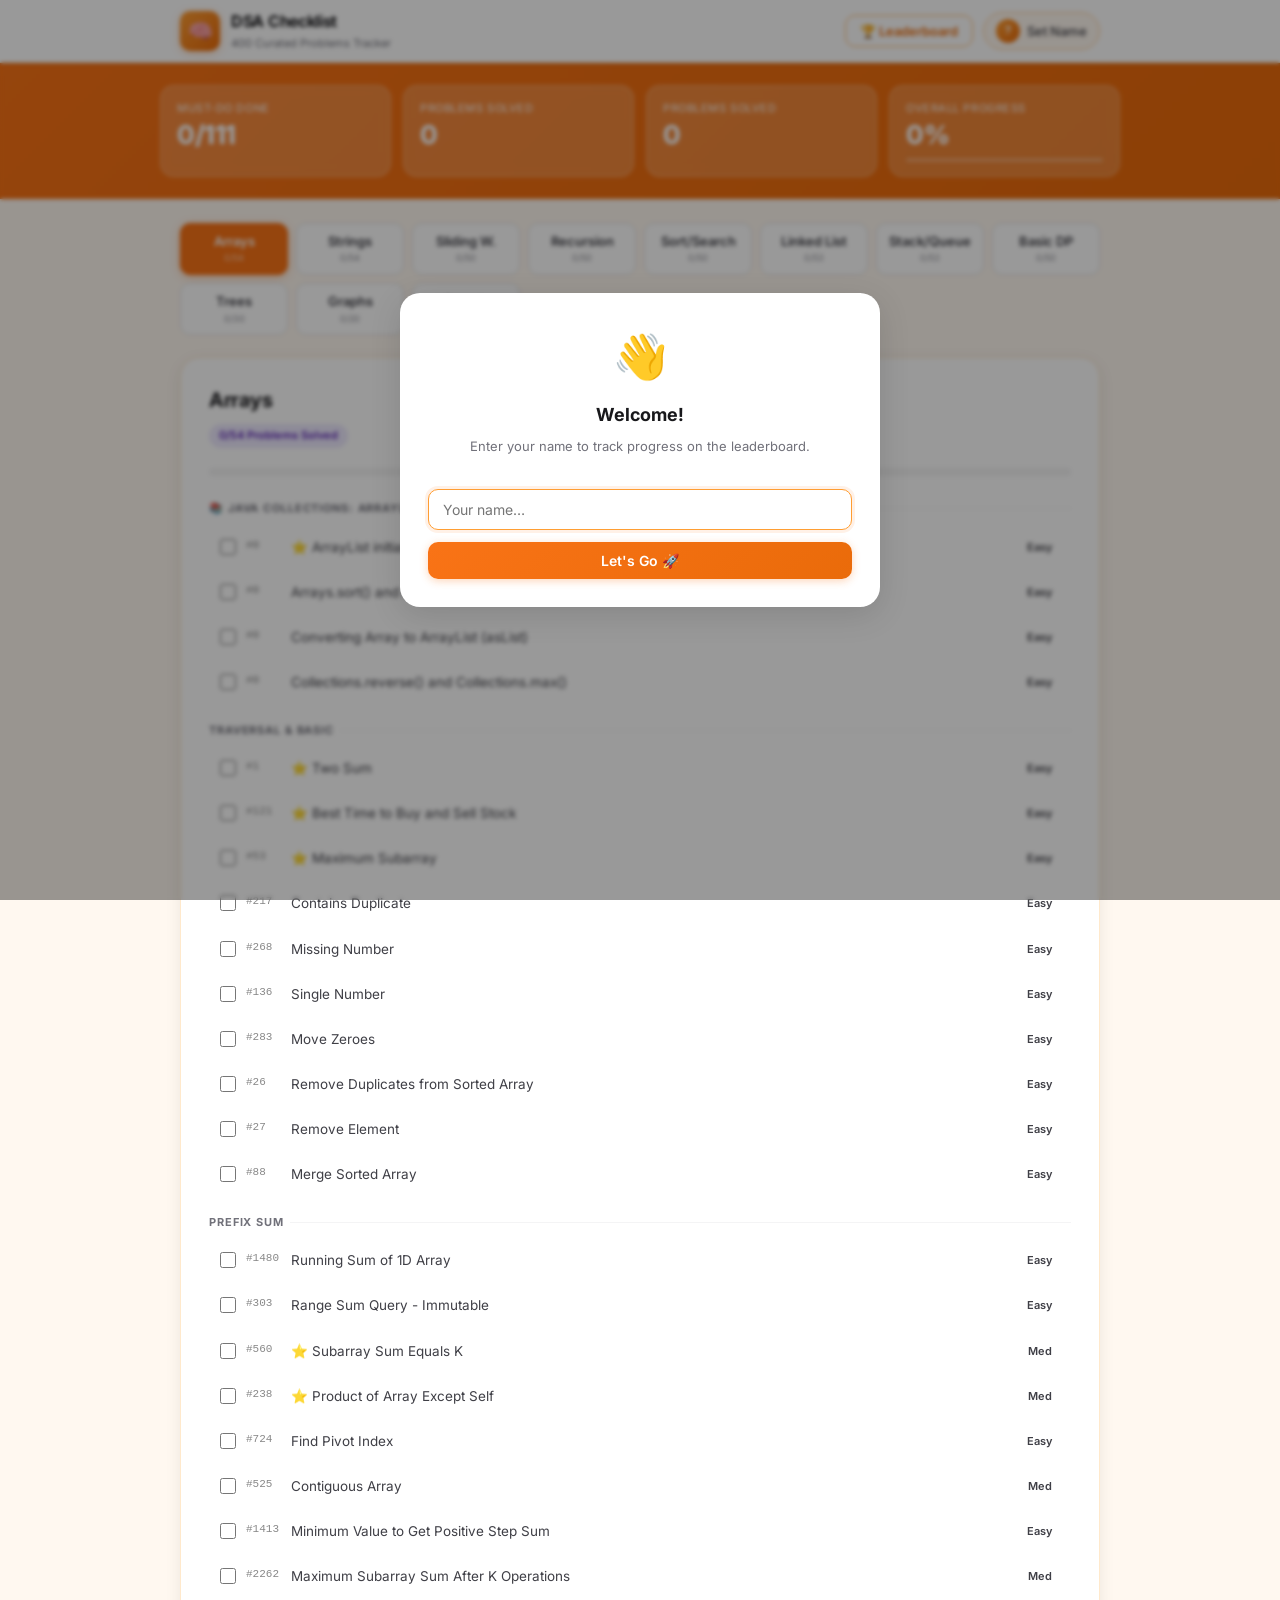
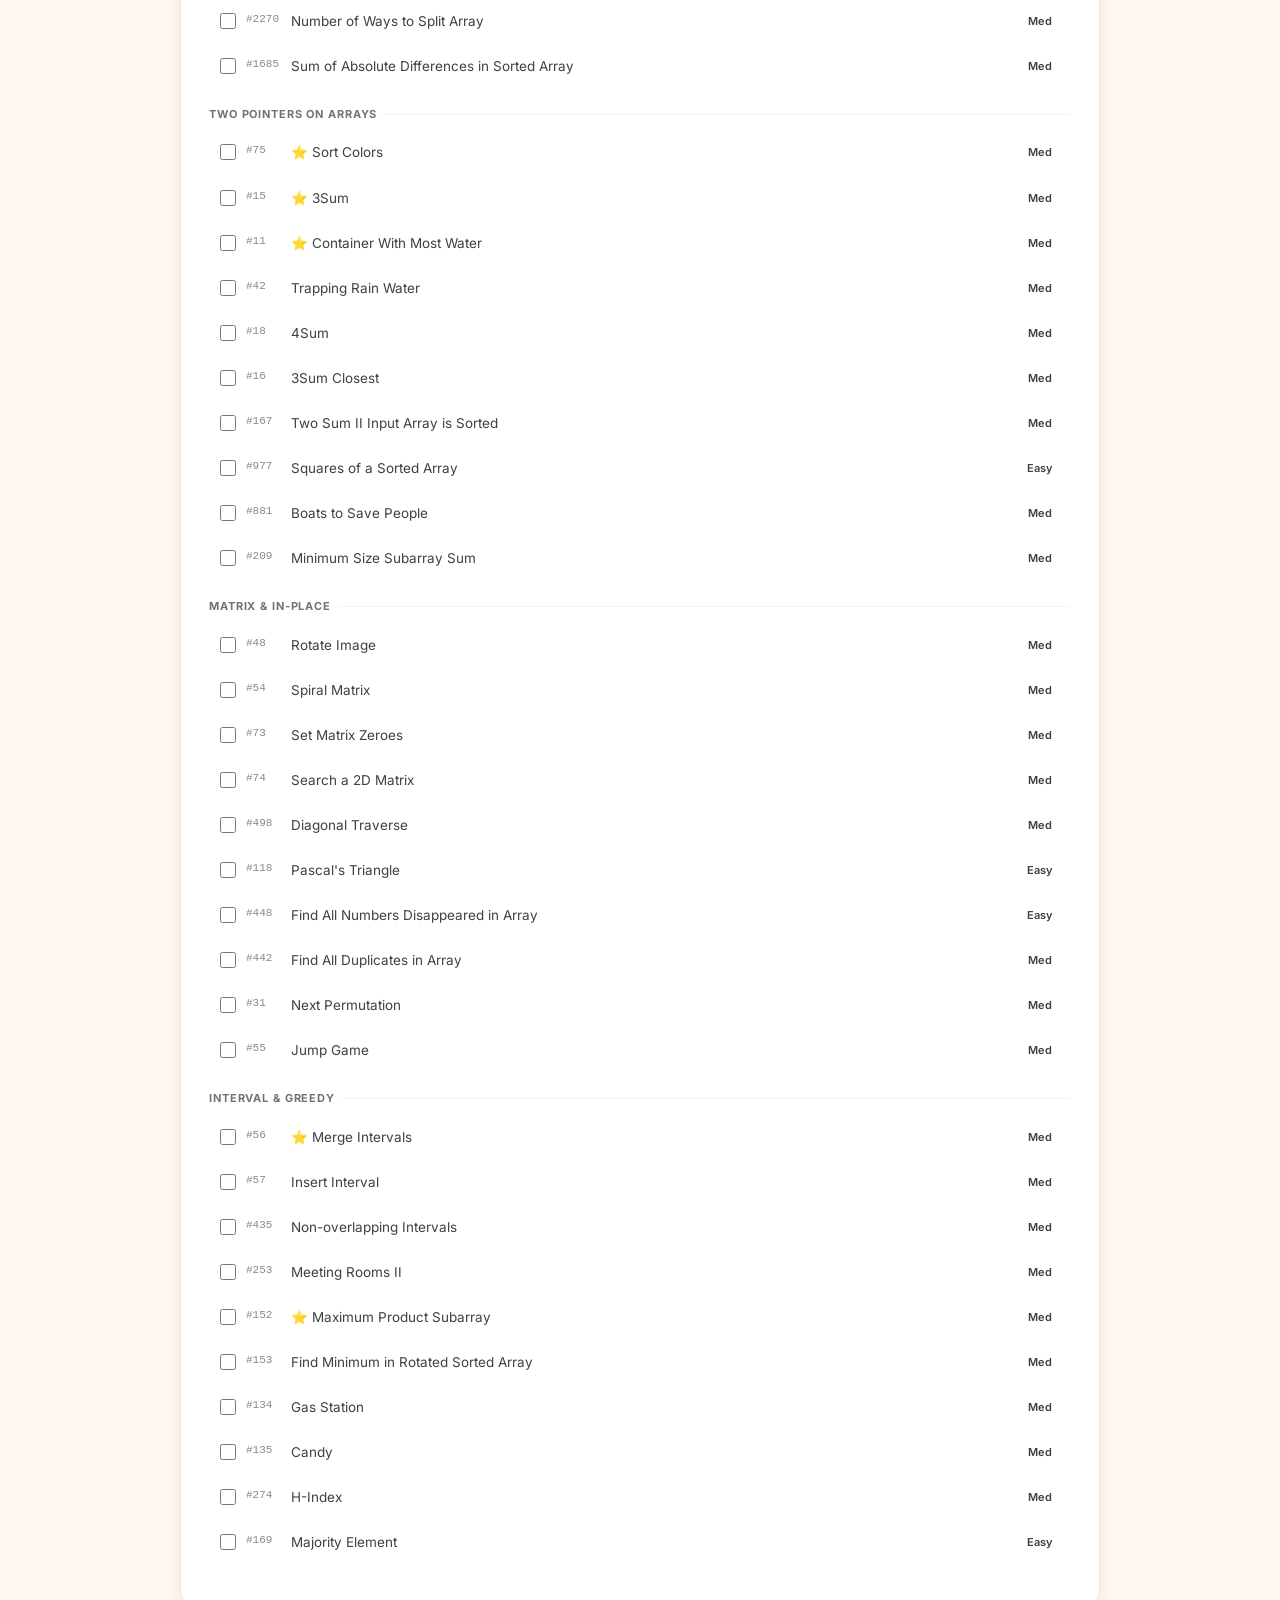
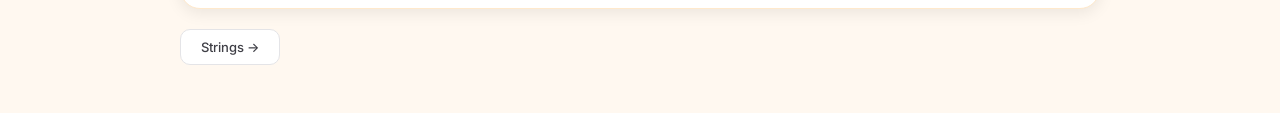
<file: index.html>
<!DOCTYPE html>
<html lang="en">
<head>
  <meta charset="UTF-8" />
  <meta name="viewport" content="width=device-width, initial-scale=1.0" />
  <title>15-Day DSA Roadmap | Infosys Prep Tracker</title>
  <meta name="description" content="Track your 15-day DSA preparation for Infosys. Interactive roadmap with daily tasks, progress tracking, and leaderboard." />
  <link rel="preconnect" href="https://fonts.googleapis.com" />
  <link rel="preconnect" href="https://fonts.gstatic.com" crossorigin />
  <link href="https://fonts.googleapis.com/css2?family=Inter:wght@400;500;600;700;800&display=swap" rel="stylesheet" />
  <link rel="stylesheet" href="style.css" />
</head>
<body>

  <!-- ===== HEADER ===== -->
  <header class="site-header">
    <div class="header-inner">
      <div class="logo-area">
        <div class="logo-icon">🧠</div>
        <div>
          <div class="logo-title">DSA Checklist</div>
          <div class="logo-sub">400 Curated Problems Tracker</div>
        </div>
      </div>
      <div class="header-actions">
        <button id="leaderboard-btn" class="btn-outline" onclick="openLeaderboard()">🏆 Leaderboard</button>
        <div class="user-chip" id="user-chip" onclick="changeUser()">
          <span class="user-avatar" id="user-avatar">?</span>
          <span id="user-display">Set Name</span>
        </div>
      </div>
    </div>
  </header>

  <!-- ===== HERO STRIP ===== -->
  <div class="hero-strip">
    <div class="hero-inner">
      <div class="stat-card" id="stat-day">
        <div class="stat-label">Must-Do Done</div>
        <div class="stat-value" id="cur-day">0/80</div>
      </div>
      <div class="stat-card">
        <div class="stat-label">Problems Solved</div>
        <div class="stat-value" id="tasks-done">0</div>
      </div>
      <div class="stat-card">
        <div class="stat-label">Problems Solved</div>
        <div class="stat-value" id="probs-done">0</div>
      </div>
      <div class="stat-card overall">
        <div class="stat-label">Overall Progress</div>
        <div class="stat-value" id="ovr-pct">0%</div>
        <div class="global-bar-wrap"><div class="global-bar" id="global-bar"></div></div>
      </div>
    </div>
  </div>

  <!-- ===== MAIN ===== -->
  <main class="main-layout">
    <!-- Day Navigation -->
    <nav class="day-nav" id="day-nav" aria-label="Day navigation"></nav>

    <!-- Day Content -->
    <div id="day-content"></div>
  </main>

  <!-- ===== LEADERBOARD MODAL ===== -->
  <div class="modal-backdrop" id="lb-backdrop" onclick="closeLeaderboard()"></div>
  <div class="modal" id="lb-modal" role="dialog" aria-label="Leaderboard">
    <div class="modal-header">
      <div class="modal-title">🏆 Leaderboard</div>
      <button class="modal-close" onclick="closeLeaderboard()" aria-label="Close">✕</button>
    </div>
    <p class="modal-sub">Top 10 users by overall progress</p>
    <div class="lb-list" id="lb-list"></div>
    <div class="modal-footer">
      <button class="btn-primary" onclick="closeLeaderboard()">Close</button>
    </div>
  </div>

  <!-- ===== NAME PROMPT MODAL ===== -->
  <div class="modal-backdrop" id="name-backdrop"></div>
  <div class="modal name-modal" id="name-modal" role="dialog" aria-label="Enter your name">
    <div class="name-modal-icon">👋</div>
    <div class="modal-title" style="text-align:center;margin-bottom:6px">Welcome!</div>
    <p class="modal-sub" style="text-align:center">Enter your name to track progress on the leaderboard.</p>
    <input type="text" id="name-input" class="name-input" placeholder="Your name…" maxlength="24" />
    <button class="btn-primary" style="width:100%;margin-top:12px" id="name-submit-btn" onclick="submitName()">Let's Go 🚀</button>
  </div>

  <script src="app.js"></script>
</body>
</html>
</file>
<file: style.css>
/* ============================================
   DSA ROADMAP — STYLE.CSS
   Theme: Light Orange + White
   ============================================ */

:root {
  --orange-50:  #fff8f0;
  --orange-100: #ffe9cc;
  --orange-200: #ffd199;
  --orange-300: #ffb866;
  --orange-400: #ff9e33;
  --orange-500: #f97316;
  --orange-600: #ea6b0a;
  --orange-700: #c2550b;
  --white: #ffffff;
  --gray-50:  #fafafa;
  --gray-100: #f4f4f5;
  --gray-200: #e4e4e7;
  --gray-300: #d1d1d6;
  --gray-500: #71717a;
  --gray-700: #3f3f46;
  --gray-900: #18181b;

  --radius-sm: 6px;
  --radius-md: 10px;
  --radius-lg: 14px;
  --radius-xl: 20px;

  --shadow-sm: 0 1px 3px rgba(0,0,0,.06), 0 1px 2px rgba(0,0,0,.04);
  --shadow-md: 0 4px 16px rgba(0,0,0,.08);
  --shadow-lg: 0 8px 32px rgba(0,0,0,.12);
}

*, *::before, *::after { box-sizing: border-box; margin: 0; padding: 0; }

html { scroll-behavior: smooth; }

body {
  font-family: 'Inter', sans-serif;
  background: var(--orange-50);
  color: var(--gray-900);
  min-height: 100vh;
  line-height: 1.6;
}

/* ============ HEADER ============ */
.site-header {
  background: var(--white);
  border-bottom: 1px solid var(--orange-100);
  position: sticky;
  top: 0;
  z-index: 100;
  box-shadow: var(--shadow-sm);
}

.header-inner {
  max-width: 960px;
  margin: 0 auto;
  padding: 0 20px;
  height: 62px;
  display: flex;
  align-items: center;
  justify-content: space-between;
  gap: 12px;
}

.logo-area {
  display: flex;
  align-items: center;
  gap: 11px;
}

.logo-icon {
  width: 40px; height: 40px;
  background: linear-gradient(135deg, var(--orange-400), var(--orange-600));
  border-radius: var(--radius-md);
  display: flex; align-items: center; justify-content: center;
  font-size: 20px;
  box-shadow: 0 2px 8px rgba(249,115,22,.3);
  flex-shrink: 0;
}

.logo-title {
  font-size: 16px;
  font-weight: 700;
  color: var(--gray-900);
  letter-spacing: -.3px;
}

.logo-sub {
  font-size: 11px;
  color: var(--gray-500);
}

.header-actions {
  display: flex;
  align-items: center;
  gap: 10px;
}

.btn-outline {
  padding: 7px 14px;
  border: 1.5px solid var(--orange-300);
  border-radius: var(--radius-md);
  background: transparent;
  color: var(--orange-600);
  font-size: 13px;
  font-weight: 600;
  cursor: pointer;
  font-family: inherit;
  transition: all .18s;
}
.btn-outline:hover {
  background: var(--orange-50);
  border-color: var(--orange-500);
  transform: translateY(-1px);
}

.user-chip {
  display: flex;
  align-items: center;
  gap: 7px;
  padding: 6px 12px;
  background: var(--orange-50);
  border: 1.5px solid var(--orange-200);
  border-radius: 99px;
  cursor: pointer;
  transition: all .18s;
  font-size: 13px;
  font-weight: 500;
  color: var(--gray-700);
  max-width: 160px;
}
.user-chip:hover { border-color: var(--orange-400); background: var(--orange-100); }

.user-avatar {
  width: 24px; height: 24px;
  background: linear-gradient(135deg, var(--orange-400), var(--orange-600));
  border-radius: 50%;
  display: flex; align-items: center; justify-content: center;
  font-size: 11px;
  color: white;
  font-weight: 700;
  flex-shrink: 0;
}

/* ============ HERO STRIP ============ */
.hero-strip {
  background: linear-gradient(135deg, var(--orange-500) 0%, var(--orange-600) 100%);
  padding: 22px 20px;
}

.hero-inner {
  max-width: 960px;
  margin: 0 auto;
  display: grid;
  grid-template-columns: repeat(auto-fit, minmax(140px, 1fr));
  gap: 12px;
}

.stat-card {
  background: rgba(255,255,255,.18);
  border: 1px solid rgba(255,255,255,.25);
  border-radius: var(--radius-lg);
  padding: 14px 16px;
  color: white;
  backdrop-filter: blur(6px);
  transition: transform .2s;
}
.stat-card:hover { transform: translateY(-2px); }
.stat-card.overall { grid-column: span 1; }

.stat-label {
  font-size: 11px;
  font-weight: 500;
  opacity: .85;
  text-transform: uppercase;
  letter-spacing: .05em;
  margin-bottom: 4px;
}

.stat-value {
  font-size: 26px;
  font-weight: 800;
  letter-spacing: -.5px;
  line-height: 1;
}

.global-bar-wrap {
  background: rgba(255,255,255,.25);
  border-radius: 99px;
  height: 4px;
  margin-top: 10px;
  overflow: hidden;
}

.global-bar {
  height: 100%;
  border-radius: 99px;
  background: white;
  width: 0%;
  transition: width .4s ease;
}

/* ============ MAIN ============ */
.main-layout {
  max-width: 960px;
  margin: 0 auto;
  padding: 24px 20px 48px;
}

/* ============ DAY NAV ============ */
.day-nav {
  display: grid;
  grid-template-columns: repeat(auto-fit, minmax(100px, 1fr));
  gap: 8px;
  margin-bottom: 22px;
}

.dn {
  padding: 10px 8px;
  border: 1.5px solid var(--gray-200);
  border-radius: var(--radius-md);
  background: var(--white);
  color: var(--gray-700);
  font-size: 13px;
  font-weight: 600;
  cursor: pointer;
  transition: all .16s;
  font-family: inherit;
  text-align: center;
  line-height: 1.2;
}
.dn small { display: block; margin-top: 4px; font-weight: 400; color: var(--gray-500); }
.dn:hover { border-color: var(--orange-300); color: var(--orange-600); transform: translateY(-1px); }
.dn.on {
  background: var(--orange-500);
  color: white;
  border-color: var(--orange-500);
  box-shadow: 0 2px 8px rgba(249,115,22,.35);
}
.dn.on small { color: rgba(255,255,255,0.8); }
.dn.comp {
  background: #ecfdf5;
  color: #047857;
  border-color: #6ee7b7;
}
.dn.comp.on {
  background: var(--orange-500);
  color: white;
  border-color: var(--orange-500);
}

/* ============ DAY CARD ============ */
.day-card {
  background: var(--white);
  border: 1px solid var(--orange-100);
  border-radius: var(--radius-xl);
  padding: 26px 28px;
  box-shadow: var(--shadow-md);
  animation: slideUp .25s ease;
}

@keyframes slideUp {
  from { opacity: 0; transform: translateY(12px); }
  to   { opacity: 1; transform: translateY(0); }
}

.day-header {
  display: flex;
  align-items: flex-start;
  justify-content: space-between;
  margin-bottom: 16px;
  gap: 12px;
  flex-wrap: wrap;
}

.day-title {
  font-size: 20px;
  font-weight: 700;
  color: var(--gray-900);
  letter-spacing: -.3px;
}

.day-topic { margin-top: 5px; }

/* badges */
.badge {
  display: inline-block;
  font-size: 11px;
  padding: 3px 10px;
  border-radius: 99px;
  font-weight: 600;
}
.b-purple { background: #ede9fe; color: #5b21b6; }
.b-teal   { background: #ccfbf1; color: #065f46; }
.b-amber  { background: #fef3c7; color: #92400e; }
.b-coral  { background: #ffe4e6; color: #9f1239; }
.b-blue   { background: #dbeafe; color: #1e40af; }

/* time chips */
.time-row {
  display: flex;
  flex-wrap: wrap;
  gap: 7px;
  margin-bottom: 16px;
}
.time-chip {
  font-size: 12px;
  padding: 4px 11px;
  border-radius: 99px;
  background: var(--orange-50);
  color: var(--orange-700);
  border: 1px solid var(--orange-200);
  font-weight: 500;
}

/* note box */
.note-box {
  background: linear-gradient(135deg, #fff8f0, #fff3e3);
  border-left: 4px solid var(--orange-400);
  border-radius: 0 var(--radius-md) var(--radius-md) 0;
  padding: 12px 16px;
  font-size: 13.5px;
  color: var(--orange-700);
  line-height: 1.65;
  margin-bottom: 20px;
}

/* sections */
.section-block { margin-bottom: 20px; }

.sec-title {
  font-size: 11px;
  font-weight: 700;
  color: var(--gray-500);
  text-transform: uppercase;
  letter-spacing: .08em;
  margin-bottom: 10px;
  display: flex;
  align-items: center;
  gap: 6px;
}
.sec-title::after {
  content: '';
  flex: 1;
  height: 1px;
  background: var(--gray-100);
}

.task-list { display: flex; flex-direction: column; gap: 6px; }

.task {
  display: flex;
  align-items: flex-start;
  gap: 10px;
  font-size: 13.5px;
  color: var(--gray-700);
  cursor: pointer;
  line-height: 1.55;
  padding: 8px 10px;
  border-radius: var(--radius-md);
  border: 1px solid transparent;
  transition: all .15s;
}
.task:hover { background: var(--orange-50); border-color: var(--orange-100); }
.task input[type="checkbox"] {
  width: 16px; height: 16px;
  flex-shrink: 0;
  margin-top: 2px;
  accent-color: var(--orange-500);
  cursor: pointer;
}
.task.done span { text-decoration: line-through; color: var(--gray-300); }
.task.done { opacity: .75; }

/* difficulty pills */
.prob-diff {
  font-size: 11px;
  padding: 2px 8px;
  border-radius: 99px;
  font-weight: 600;
  flex-shrink: 0;
  margin-left: 6px;
}
.easy { background: #dcfce7; color: #166534; }
.med  { background: #fef3c7; color: #92400e; }
.hard { background: #fee2e2; color: #991b1b; }

/* progress bar */
.pbar-wrap {
  background: var(--gray-100);
  border-radius: 99px;
  height: 8px;
  margin-top: 20px;
  overflow: hidden;
}
.pbar {
  height: 100%;
  border-radius: 99px;
  background: linear-gradient(90deg, var(--orange-400), var(--orange-600));
  transition: width .4s ease;
}
.pbar-label {
  font-size: 12px;
  color: var(--gray-500);
  margin-top: 6px;
}

/* nav buttons */
.nav-btns {
  display: flex;
  gap: 10px;
  margin-top: 20px;
  flex-wrap: wrap;
}
.nav-btn {
  padding: 9px 20px;
  border: 1.5px solid var(--gray-200);
  border-radius: var(--radius-md);
  background: var(--white);
  color: var(--gray-700);
  font-size: 13px;
  font-weight: 500;
  cursor: pointer;
  font-family: inherit;
  transition: all .16s;
}
.nav-btn:hover { border-color: var(--orange-300); color: var(--orange-600); transform: translateY(-1px); }

/* ============ MODAL ============ */
.modal-backdrop {
  display: none;
  position: fixed;
  inset: 0;
  background: rgba(0,0,0,.4);
  z-index: 200;
  backdrop-filter: blur(2px);
}
.modal-backdrop.show { display: block; }

.modal {
  display: none;
  position: fixed;
  top: 50%;
  left: 50%;
  transform: translate(-50%, -50%) scale(.95);
  background: var(--white);
  border-radius: var(--radius-xl);
  box-shadow: var(--shadow-lg);
  z-index: 300;
  width: 90%;
  max-width: 480px;
  padding: 28px;
  transition: transform .2s ease, opacity .2s ease;
  opacity: 0;
}
.modal.show {
  display: block;
  transform: translate(-50%, -50%) scale(1);
  opacity: 1;
}

.modal-header {
  display: flex;
  align-items: center;
  justify-content: space-between;
  margin-bottom: 6px;
}

.modal-title {
  font-size: 18px;
  font-weight: 700;
  color: var(--gray-900);
}

.modal-close {
  width: 30px; height: 30px;
  border: none;
  background: var(--gray-100);
  border-radius: 50%;
  font-size: 14px;
  cursor: pointer;
  color: var(--gray-500);
  transition: background .15s;
  display: flex; align-items: center; justify-content: center;
}
.modal-close:hover { background: var(--gray-200); }

.modal-sub {
  font-size: 13px;
  color: var(--gray-500);
  margin-bottom: 18px;
}

.modal-footer { margin-top: 20px; display: flex; justify-content: flex-end; }

/* name modal */
.name-modal { text-align: left; }
.name-modal-icon {
  font-size: 44px;
  text-align: center;
  margin-bottom: 10px;
}

.name-input {
  width: 100%;
  padding: 11px 14px;
  border: 1.5px solid var(--gray-200);
  border-radius: var(--radius-md);
  font-size: 14px;
  font-family: inherit;
  color: var(--gray-900);
  outline: none;
  transition: border-color .15s;
  margin-top: 14px;
}
.name-input:focus { border-color: var(--orange-400); box-shadow: 0 0 0 3px rgba(249,115,22,.1); }

/* ============ LEADERBOARD ============ */
.lb-list { display: flex; flex-direction: column; gap: 8px; max-height: 380px; overflow-y: auto; }

.lb-row {
  display: flex;
  align-items: center;
  gap: 12px;
  padding: 10px 14px;
  border-radius: var(--radius-md);
  background: var(--gray-50);
  border: 1px solid var(--gray-100);
  transition: background .15s;
}
.lb-row.me {
  background: var(--orange-50);
  border-color: var(--orange-200);
}
.lb-row:hover { background: var(--orange-50); }

.lb-rank {
  font-size: 15px;
  font-weight: 700;
  color: var(--gray-300);
  width: 22px;
  text-align: center;
  flex-shrink: 0;
}
.lb-rank.gold   { color: #f59e0b; }
.lb-rank.silver { color: #94a3b8; }
.lb-rank.bronze { color: #cd7f32; }

.lb-avatar {
  width: 32px; height: 32px;
  border-radius: 50%;
  background: linear-gradient(135deg, var(--orange-400), var(--orange-600));
  display: flex; align-items: center; justify-content: center;
  font-size: 13px;
  font-weight: 700;
  color: white;
  flex-shrink: 0;
}

.lb-name {
  flex: 1;
  font-size: 14px;
  font-weight: 600;
  color: var(--gray-800);
}
.lb-name.me-label::after { content: ' (you)'; font-size: 11px; color: var(--orange-500); font-weight: 500; }

.lb-bar-wrap {
  flex: 1;
  background: var(--gray-100);
  border-radius: 99px;
  height: 6px;
  overflow: hidden;
  min-width: 60px;
}
.lb-bar { height: 100%; border-radius: 99px; background: linear-gradient(90deg, var(--orange-400), var(--orange-600)); transition: width .5s ease; }

.lb-pct {
  font-size: 13px;
  font-weight: 700;
  color: var(--orange-600);
  width: 38px;
  text-align: right;
  flex-shrink: 0;
}

.lb-empty {
  text-align: center;
  font-size: 14px;
  color: var(--gray-400);
  padding: 24px 0;
}

/* ============ BUTTONS ============ */
.btn-primary {
  padding: 10px 22px;
  border: none;
  border-radius: var(--radius-md);
  background: linear-gradient(135deg, var(--orange-500), var(--orange-600));
  color: white;
  font-size: 14px;
  font-weight: 600;
  cursor: pointer;
  font-family: inherit;
  transition: all .18s;
  box-shadow: 0 2px 8px rgba(249,115,22,.3);
}
.btn-primary:hover { transform: translateY(-1px); box-shadow: 0 4px 16px rgba(249,115,22,.4); }

/* ============ RESPONSIVE ============ */
@media (max-width: 640px) {
  .header-inner { height: 56px; }
  .logo-sub { display: none; }
  .btn-outline { display: none; }
  .hero-inner { grid-template-columns: 1fr 1fr; }
  .stat-value { font-size: 22px; }
  .day-card { padding: 18px 16px; }
  .day-title { font-size: 17px; }
  .modal { padding: 22px 18px; }
}

@media (max-width: 380px) {
  .user-chip { max-width: 110px; font-size: 12px; }
}
</file>
